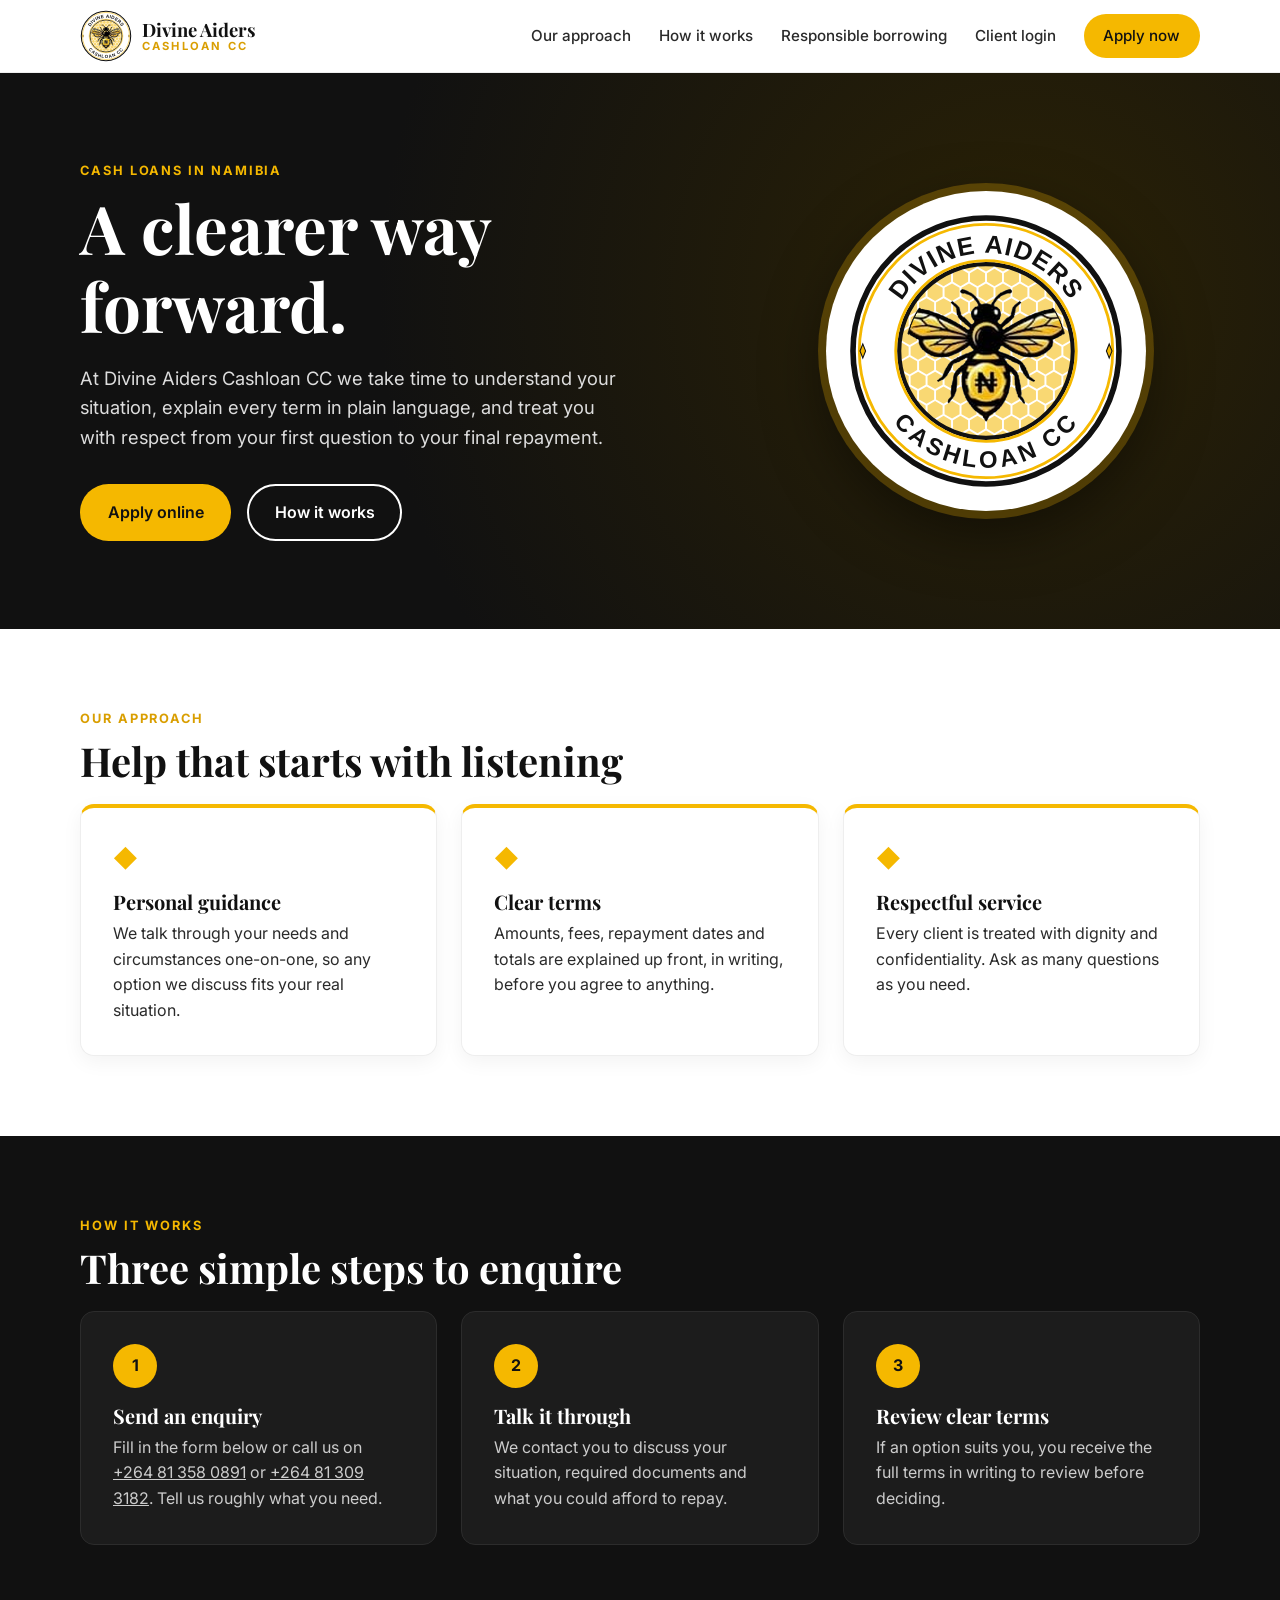
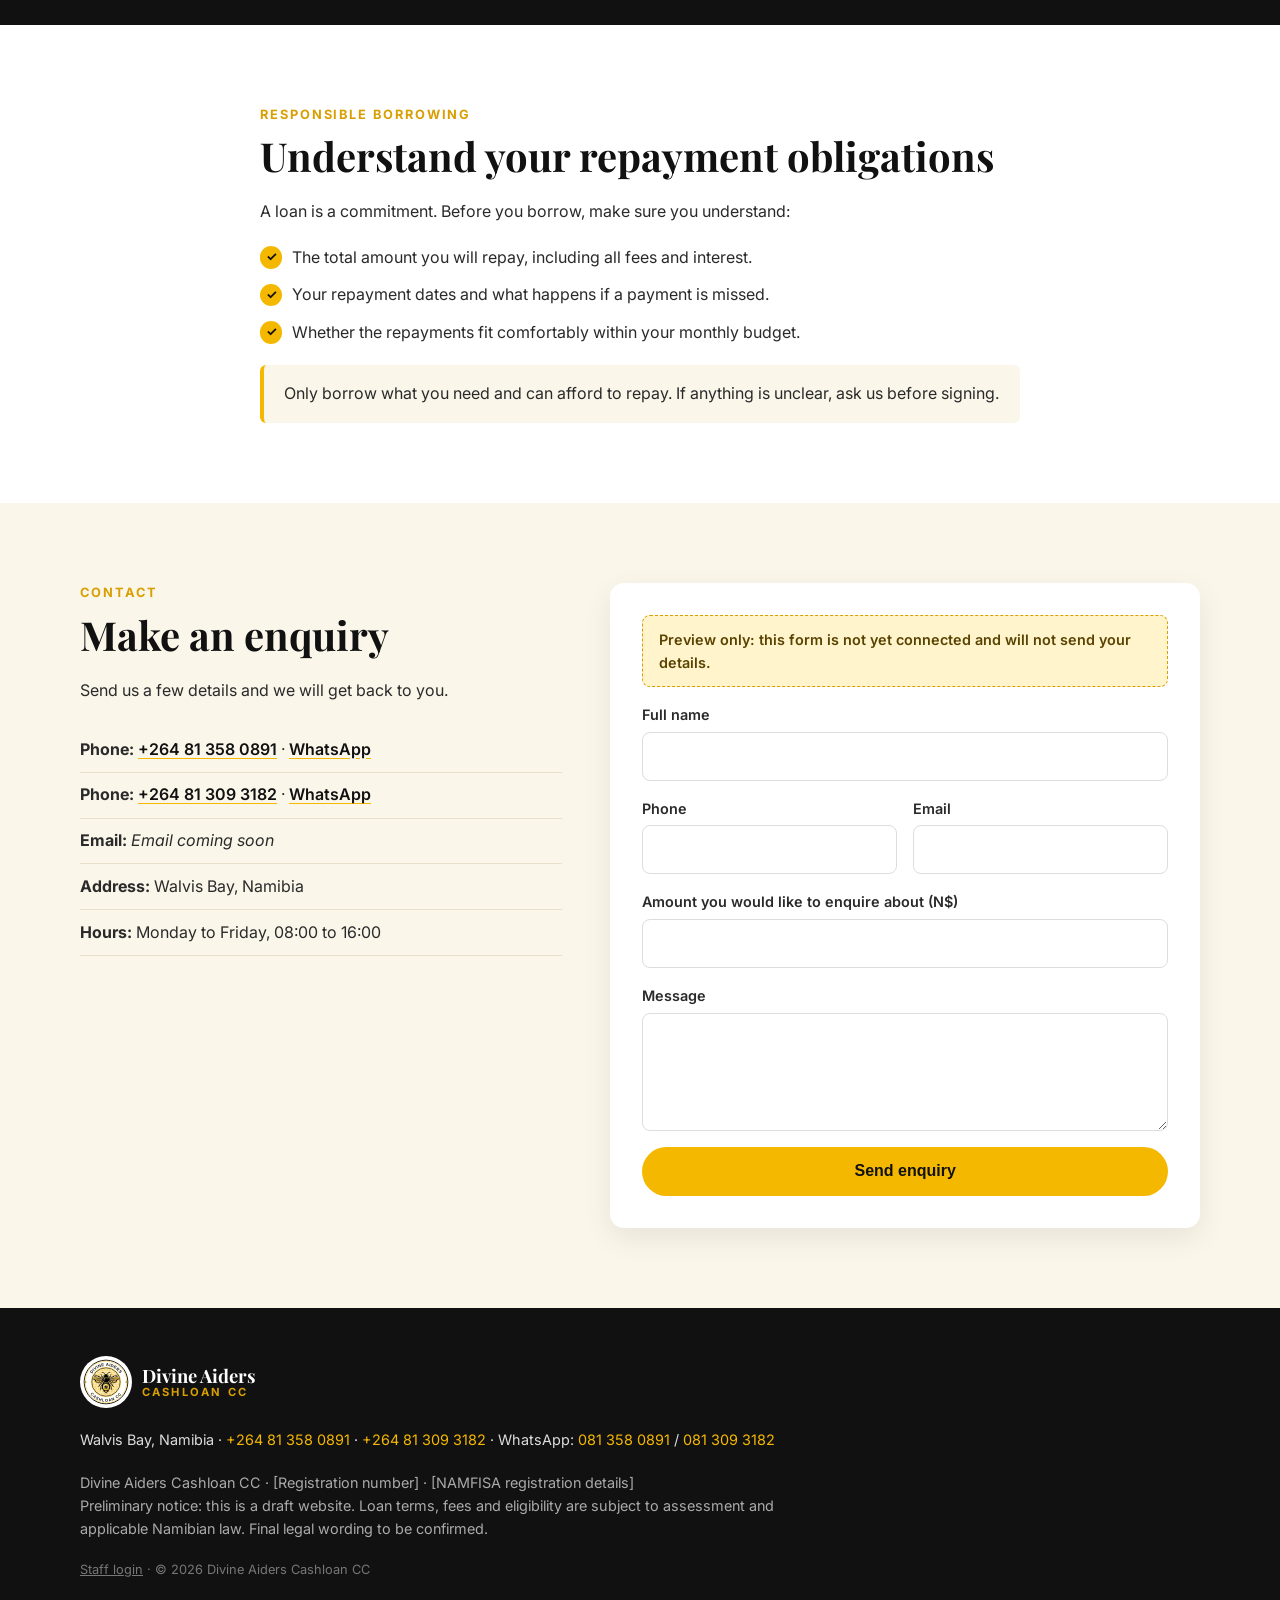
<file: index.html>
<!DOCTYPE html>
<!-- ============================================================
     Divine Aiders Cashloan CC — website DRAFT (front-end only)
     Files: index.html (content/structure), styles.css (look),
            script.js (small interactions), assets/ (images).
     Text in [square brackets] is a PLACEHOLDER to replace with
     real, verified details before publishing.
     ============================================================ -->
<html lang="en">
<head>
  <!-- Basic page settings: character set + mobile-friendly scaling -->
  <meta charset="UTF-8">
  <meta name="viewport" content="width=device-width, initial-scale=1.0">
  <title>Divine Aiders Cashloan CC | A clearer way forward</title>
  <meta name="description" content="Divine Aiders Cashloan CC, Namibia. Personal guidance, clear terms and respectful service.">
  <link rel="icon" href="assets/logo-transparent.png">
  <!-- Google Fonts: Playfair Display for headings, Inter for body text -->
  <link rel="preconnect" href="https://fonts.googleapis.com">
  <link rel="preconnect" href="https://fonts.gstatic.com" crossorigin>
  <link href="https://fonts.googleapis.com/css2?family=Inter:wght@400;500;600;700&family=Playfair+Display:wght@600;700&display=swap" rel="stylesheet">
  <!-- Our own stylesheet -->
  <link rel="stylesheet" href="styles.css">
</head>
<body>

  <!-- ===== HEADER: logo + navigation menu (sticks to top) ===== -->
  <header class="site-header">
    <div class="container header-inner">
      <a href="#home" class="brand">
        <img src="assets/logo.svg" alt="Divine Aiders Cashloan CC logo" width="56" height="56">
        <span class="brand-text">Divine Aiders<small>Cashloan CC</small></span>
      </a>
      <!-- Hamburger button: only visible on small screens (see CSS + script.js) -->
      <button class="nav-toggle" aria-label="Open menu" aria-expanded="false">
        <span></span><span></span><span></span>
      </button>
      <!-- Each link jumps to a section with the matching id below -->
      <nav class="site-nav">
        <a href="#approach">Our approach</a>
        <a href="#how">How it works</a>
        <a href="#responsible">Responsible borrowing</a>
        <a href="client.html">Client login</a>
        <a href="apply.html" class="btn btn-gold btn-sm">Apply now</a>
      </nav>
    </div>
  </header>

  <main>
    <!-- ===== HERO: the first thing visitors see ===== -->
    <section id="home" class="hero">
      <div class="container hero-inner">
        <div class="hero-copy">
          <p class="eyebrow">Cash loans in Namibia</p>
          <h1>A clearer way forward.</h1>
          <p class="lead">At Divine Aiders Cashloan CC we take time to understand your situation, explain every term in plain language, and treat you with respect from your first question to your final repayment.</p>
          <div class="hero-actions">
            <a href="apply.html" class="btn btn-gold">Apply online</a>
            <a href="#how" class="btn btn-outline">How it works</a>
          </div>
        </div>
        <div class="hero-art">
          <img src="assets/logo.svg" alt="" width="320" height="320">
        </div>
      </div>
    </section>

    <!-- ===== OUR APPROACH: three "cards" in a grid ===== -->
    <section id="approach" class="section">
      <div class="container">
        <p class="eyebrow">Our approach</p>
        <h2>Help that starts with listening</h2>
        <div class="cards">
          <article class="card">
            <div class="icon">&#9670;</div>
            <h3>Personal guidance</h3>
            <p>We talk through your needs and circumstances one-on-one, so any option we discuss fits your real situation.</p>
          </article>
          <article class="card">
            <div class="icon">&#9670;</div>
            <h3>Clear terms</h3>
            <p>Amounts, fees, repayment dates and totals are explained up front, in writing, before you agree to anything.</p>
          </article>
          <article class="card">
            <div class="icon">&#9670;</div>
            <h3>Respectful service</h3>
            <p>Every client is treated with dignity and confidentiality. Ask as many questions as you need.</p>
          </article>
        </div>
      </div>
    </section>

    <!-- ===== HOW IT WORKS: numbered 3-step list on a dark background ===== -->
    <section id="how" class="section section-dark">
      <div class="container">
        <p class="eyebrow">How it works</p>
        <h2>Three simple steps to enquire</h2>
        <ol class="steps">
          <li><span class="num">1</span><h3>Send an enquiry</h3><p>Fill in the form below or call us on <a href="tel:+264813580891">+264 81 358 0891</a> or <a href="tel:+264813093182">+264 81 309 3182</a>. Tell us roughly what you need.</p></li>
          <li><span class="num">2</span><h3>Talk it through</h3><p>We contact you to discuss your situation, required documents and what you could afford to repay.</p></li>
          <li><span class="num">3</span><h3>Review clear terms</h3><p>If an option suits you, you receive the full terms in writing to review before deciding.</p></li>
        </ol>
      </div>
    </section>

    <!-- ===== RESPONSIBLE BORROWING ===== -->
    <section id="responsible" class="section">
      <div class="container narrow">
        <p class="eyebrow">Responsible borrowing</p>
        <h2>Understand your repayment obligations</h2>
        <p>A loan is a commitment. Before you borrow, make sure you understand:</p>
        <ul class="checklist">
          <li>The total amount you will repay, including all fees and interest.</li>
          <li>Your repayment dates and what happens if a payment is missed.</li>
          <li>Whether the repayments fit comfortably within your monthly budget.</li>
        </ul>
        <p class="note">Only borrow what you need and can afford to repay. If anything is unclear, ask us before signing.</p>
      </div>
    </section>

    <!-- ===== CONTACT: details + enquiry form ===== -->
    <section id="contact" class="section section-soft">
      <div class="container contact-grid">
        <div>
          <p class="eyebrow">Contact</p>
          <h2>Make an enquiry</h2>
          <p>Send us a few details and we will get back to you.</p>
          <ul class="contact-list">
            <!-- "tel:" links open the phone dialler; wa.me links open a WhatsApp chat -->
            <li><strong>Phone:</strong> <a href="tel:+264813580891">+264 81 358 0891</a> · <a href="https://wa.me/264813580891" target="_blank" rel="noopener">WhatsApp</a></li>
            <li><strong>Phone:</strong> <a href="tel:+264813093182">+264 81 309 3182</a> · <a href="https://wa.me/264813093182" target="_blank" rel="noopener">WhatsApp</a></li>
            <li><strong>Email:</strong> <em>Email coming soon</em></li>
            <li><strong>Address:</strong> Walvis Bay, Namibia</li>
            <li><strong>Hours:</strong> Monday to Friday, 08:00 to 16:00</li>
          </ul>
        </div>
        <!-- The form is NOT connected to anything yet. script.js stops
             it from submitting and shows a "preview" notice instead. -->
        <form id="enquiry-form" class="form" novalidate>
          <div class="preview-banner" role="note">Preview only: this form is not yet connected and will not send your details.</div>
          <label>Full name<input type="text" name="name" required autocomplete="name"></label>
          <div class="row">
            <label>Phone<input type="tel" name="phone" required autocomplete="tel"></label>
            <label>Email<input type="email" name="email" autocomplete="email"></label>
          </div>
          <label>Amount you would like to enquire about (N$)<input type="number" name="amount" min="0" step="100"></label>
          <label>Message<textarea name="message" rows="4"></textarea></label>
          <button type="submit" class="btn btn-gold">Send enquiry</button>
          <!-- Message shown by script.js when the button is clicked -->
          <p id="form-notice" class="form-notice" hidden></p>
        </form>
      </div>
    </section>
  </main>

  <!-- ===== FOOTER ===== -->
  <footer class="site-footer">
    <div class="container footer-inner">
      <div class="brand">
        <img src="assets/logo.svg" alt="" width="48" height="48">
        <span class="brand-text">Divine Aiders<small>Cashloan CC</small></span>
      </div>
      <p class="contact-foot">Walvis Bay, Namibia · <a href="tel:+264813580891">+264 81 358 0891</a> · <a href="tel:+264813093182">+264 81 309 3182</a> · WhatsApp: <a href="https://wa.me/264813580891" target="_blank" rel="noopener">081 358 0891</a> / <a href="https://wa.me/264813093182" target="_blank" rel="noopener">081 309 3182</a></p>
      <p class="legal">Divine Aiders Cashloan CC · [Registration number] · [NAMFISA registration details]<br>
      Preliminary notice: this is a draft website. Loan terms, fees and eligibility are subject to assessment and applicable Namibian law. Final legal wording to be confirmed.</p>
      <p class="copy"><a href="staff.html" style="color:#777">Staff login</a> · &copy; <span id="year"></span> Divine Aiders Cashloan CC</p>
    </div>
  </footer>

  <!-- JavaScript goes last so the page content loads first -->
  <script src="script.js"></script>
</body>
</html>
</file>
<file: styles.css>
/* ==========================================================
   styles.css — controls how the site LOOKS.
   Colours are stored once as "variables" so they are easy to change.
   ========================================================== */
:root {
  --gold: #F5B800;
  --gold-dark: #D99E00;
  --black: #111111;
  --ink: #2a2a2a;
  --muted: #6b6b6b;
  --soft: #faf6ea;
  --white: #ffffff;
  --radius: 14px;
}

/* Reset: consistent sizing and no default margins */
* { box-sizing: border-box; margin: 0; padding: 0; }
html { scroll-behavior: smooth; scroll-padding-top: 80px; }
body { font-family: "Inter", system-ui, sans-serif; color: var(--ink); line-height: 1.6; background: var(--white); }
img { max-width: 100%; display: block; }
h1, h2, h3 { font-family: "Playfair Display", Georgia, serif; color: var(--black); line-height: 1.15; }
h2 { font-size: clamp(1.8rem, 3.5vw, 2.5rem); margin-bottom: 1.25rem; }
h3 { font-size: 1.25rem; margin-bottom: .5rem; }
a { color: inherit; }

/* .container keeps content centred with a max width */
.container { width: min(1120px, 92%); margin: 0 auto; }
.narrow { max-width: 760px; }

.eyebrow { text-transform: uppercase; letter-spacing: .15em; font-size: .8rem; font-weight: 700; color: var(--gold-dark); margin-bottom: .5rem; }

/* Buttons */
.btn { display: inline-block; padding: .85rem 1.6rem; border-radius: 999px; font-weight: 600; text-decoration: none; border: 2px solid transparent; cursor: pointer; font-size: 1rem; transition: .2s; }
.btn-gold { background: var(--gold); color: var(--black); }
.btn-gold:hover { background: var(--gold-dark); }
.btn-outline { border-color: var(--white); color: var(--white); }
.btn-outline:hover { background: var(--white); color: var(--black); }
.btn-sm { padding: .5rem 1.1rem; }

/* ---------- Header ---------- */
.site-header { position: sticky; top: 0; z-index: 10; background: rgba(255,255,255,.96); border-bottom: 1px solid #eee; backdrop-filter: blur(6px); }
.header-inner { display: flex; align-items: center; justify-content: space-between; height: 72px; }
.brand { display: flex; align-items: center; gap: .6rem; text-decoration: none; }
.brand img { width: 52px; height: 52px; }
.brand-text { font-family: "Playfair Display", serif; font-weight: 700; font-size: 1.15rem; color: var(--black); line-height: 1.1; }
.brand-text small { display: block; font-family: "Inter", sans-serif; font-size: .7rem; letter-spacing: .2em; text-transform: uppercase; color: var(--gold-dark); }
.site-nav { display: flex; align-items: center; gap: 1.75rem; }
.site-nav a { text-decoration: none; font-weight: 500; font-size: .95rem; }
.site-nav a:not(.btn):hover { color: var(--gold-dark); }
.nav-toggle { display: none; background: none; border: 0; cursor: pointer; padding: .5rem; }
.nav-toggle span { display: block; width: 24px; height: 2px; background: var(--black); margin: 5px 0; }

/* ---------- Hero ---------- */
.hero { background: radial-gradient(circle at 80% 40%, #2b2205 0%, var(--black) 60%); color: #ddd; padding: 5.5rem 0; }
.hero-inner { display: grid; grid-template-columns: 1.2fr .8fr; gap: 3rem; align-items: center; }
.hero h1 { color: var(--white); font-size: clamp(2.5rem, 6vw, 4.2rem); margin-bottom: 1.25rem; }
.hero .eyebrow { color: var(--gold); }
.lead { font-size: 1.15rem; max-width: 34rem; margin-bottom: 2rem; }
.hero-actions { display: flex; gap: 1rem; flex-wrap: wrap; }
.hero-art img { background: var(--white); border-radius: 50%; padding: 1.25rem; margin: 0 auto; box-shadow: 0 0 0 8px rgba(245,184,0,.25), 0 20px 60px rgba(0,0,0,.5); }

/* ---------- Generic sections ---------- */
.section { padding: 5rem 0; }
.section-dark { background: var(--black); color: #ccc; }
.section-dark h2, .section-dark h3 { color: var(--white); }
.section-dark .eyebrow { color: var(--gold); }
.section-soft { background: var(--soft); }

/* Approach cards: CSS grid with 3 columns */
.cards { display: grid; grid-template-columns: repeat(3, 1fr); gap: 1.5rem; }
.card { background: var(--white); border: 1px solid #eee; border-top: 4px solid var(--gold); border-radius: var(--radius); padding: 2rem; box-shadow: 0 6px 20px rgba(0,0,0,.05); }
.icon { color: var(--gold); font-size: 1.5rem; margin-bottom: .75rem; }

/* Steps */
.steps { list-style: none; display: grid; grid-template-columns: repeat(3, 1fr); gap: 1.5rem; }
.steps li { background: #1c1c1c; border-radius: var(--radius); padding: 2rem; border: 1px solid #2c2c2c; }
.num { display: inline-grid; place-items: center; width: 44px; height: 44px; border-radius: 50%; background: var(--gold); color: var(--black); font-weight: 700; margin-bottom: 1rem; }

/* Responsible borrowing */
.checklist { list-style: none; margin: 1.25rem 0; }
.checklist li { padding-left: 2rem; position: relative; margin-bottom: .75rem; }
.checklist li::before { content: "✓"; position: absolute; left: 0; color: var(--black); background: var(--gold); width: 1.4rem; height: 1.4rem; border-radius: 50%; display: grid; place-items: center; font-size: .8rem; font-weight: 700; top: .1rem; }
.note { background: var(--soft); border-left: 4px solid var(--gold); padding: 1rem 1.25rem; border-radius: 6px; }

/* Contact */
.contact-grid { display: grid; grid-template-columns: .9fr 1.1fr; gap: 3rem; align-items: start; }
.contact-list { list-style: none; margin-top: 1.5rem; }
.contact-list li { padding: .6rem 0; border-bottom: 1px solid #e8e0c8; }
.form { background: var(--white); padding: 2rem; border-radius: var(--radius); box-shadow: 0 10px 30px rgba(0,0,0,.08); display: grid; gap: 1rem; }
.form label { display: grid; gap: .35rem; font-weight: 600; font-size: .9rem; }
.form input, .form textarea { font: inherit; font-weight: 400; padding: .75rem .9rem; border: 1px solid #ddd; border-radius: 8px; width: 100%; }
.form input:focus, .form textarea:focus { outline: 2px solid var(--gold); border-color: var(--gold); }
.row { display: grid; grid-template-columns: 1fr 1fr; gap: 1rem; }
.preview-banner { background: #fff4cc; border: 1px dashed var(--gold-dark); color: #5a4300; padding: .75rem 1rem; border-radius: 8px; font-size: .9rem; font-weight: 600; }
.form-notice { background: var(--black); color: var(--white); padding: .9rem 1rem; border-radius: 8px; font-size: .95rem; }

/* Footer */
.site-footer { background: var(--black); color: #aaa; padding: 3rem 0 2rem; font-size: .9rem; }
.site-footer .brand-text { color: var(--white); }
.site-footer .brand img { background: var(--white); border-radius: 50%; padding: 3px; }
.footer-inner { display: grid; gap: 1.25rem; }
.legal { max-width: 760px; }
.copy { color: #777; font-size: .8rem; }

/* ==========================================================
   RESPONSIVE: rules below apply only on screens ≤ 860px wide
   ========================================================== */
@media (max-width: 860px) {
  .nav-toggle { display: block; }
  /* Menu is hidden until the hamburger adds the "open" class */
  .site-nav { display: none; position: absolute; top: 72px; left: 0; right: 0; background: var(--white); flex-direction: column; padding: 1.25rem; gap: 1rem; border-bottom: 1px solid #eee; }
  .site-nav.open { display: flex; }
  .hero { padding: 3.5rem 0; }
  .hero-inner, .contact-grid { grid-template-columns: 1fr; }
  .hero-art { order: -1; }
  .hero-art img { width: 180px; height: 180px; }
  .cards, .steps { grid-template-columns: 1fr; }
  .section { padding: 3.5rem 0; }
}
@media (max-width: 480px) { .row { grid-template-columns: 1fr; } .form { padding: 1.25rem; } }

/* Contact links */
.contact-list a { color: var(--black); font-weight: 600; text-decoration-color: var(--gold); text-underline-offset: 3px; }
.contact-foot a { color: var(--gold); text-decoration: none; }
.contact-foot { color: #ddd; }

/* ==========================================================
   Loan system pages (apply / client / staff)
   ========================================================== */
.page { padding: 3rem 0 4rem; background: var(--soft); min-height: 70vh; }
.panel { background: var(--white); border-radius: var(--radius); box-shadow: 0 10px 30px rgba(0,0,0,.08); padding: 1.75rem; margin-bottom: 1.5rem; }
.form select { font: inherit; padding: .75rem .9rem; border: 1px solid #ddd; border-radius: 8px; width: 100%; background: #fff; }
.form input[type=file] { padding: .5rem; background: #fafafa; }
.form .check { display: flex; gap: .6rem; align-items: flex-start; font-weight: 400; }
.form .check input { width: auto; margin-top: .3rem; }
.calc { display: grid; grid-template-columns: repeat(3, 1fr); gap: .75rem; }
.calc div { background: var(--black); color: #fff; border-radius: 10px; padding: .9rem; text-align: center; }
.calc small { display: block; color: var(--gold); text-transform: uppercase; letter-spacing: .1em; font-size: .7rem; }
.calc strong { font-size: 1.2rem; }
.hint { color: var(--muted); font-size: .85rem; font-weight: 400; }
.msg { padding: .9rem 1rem; border-radius: 8px; font-size: .95rem; }
.msg.ok { background: #e7f6e7; color: #1d5e1d; }
.msg.err { background: #fde8e8; color: #8a1c1c; }
.msg.info { background: #fff4cc; color: #5a4300; }
.stats { display: grid; grid-template-columns: repeat(auto-fit, minmax(180px, 1fr)); gap: 1rem; margin-bottom: 1.5rem; }
.stat { background: var(--black); color: #ddd; border-radius: var(--radius); padding: 1.25rem; border-top: 4px solid var(--gold); }
.stat small { display: block; text-transform: uppercase; letter-spacing: .12em; font-size: .72rem; color: var(--gold); }
.stat strong { font-size: 1.5rem; color: #fff; }
.tabs { display: flex; gap: .5rem; flex-wrap: wrap; margin-bottom: 1rem; }
.tabs button { background: #fff; border: 1px solid #ddd; border-radius: 999px; padding: .5rem 1rem; cursor: pointer; font: inherit; font-weight: 600; }
.tabs button.active { background: var(--gold); border-color: var(--gold); }
.table-wrap { overflow-x: auto; }
table { width: 100%; border-collapse: collapse; font-size: .92rem; }
th, td { text-align: left; padding: .6rem .5rem; border-bottom: 1px solid #eee; vertical-align: top; }
th { font-size: .75rem; text-transform: uppercase; letter-spacing: .08em; color: var(--muted); }
.badge { display: inline-block; padding: .15rem .6rem; border-radius: 999px; font-size: .75rem; font-weight: 700; background: #eee; }
.badge.pending { background: #fff4cc; } .badge.approved, .badge.active { background: #e7f6e7; }
.badge.declined, .badge.blocked, .badge.rejected { background: #fde8e8; } .badge.paid, .badge.closed { background: #e6eefc; }
.btn-xs { padding: .3rem .75rem; font-size: .8rem; }
.btn-dark { background: var(--black); color: #fff; }
.btn-light { background: #fff; border-color: #ccc; color: var(--black); }
.btn[disabled] { opacity: .45; cursor: not-allowed; }
.progress { height: 18px; background: #eee; border-radius: 999px; overflow: hidden; }
.progress > span { display: block; height: 100%; background: linear-gradient(90deg, var(--gold-dark), var(--gold)); }
.code-box { font-family: monospace; font-size: 1.6rem; letter-spacing: .15em; background: var(--black); color: var(--gold); padding: .75rem 1rem; border-radius: 8px; text-align: center; }
.actions { display: flex; gap: .4rem; flex-wrap: wrap; }
dialog { border: 0; border-radius: var(--radius); padding: 1.5rem; max-width: 560px; width: 92%; }
dialog::backdrop { background: rgba(0,0,0,.6); }
.hidden { display: none !important; }
@media (max-width: 600px) {
  .calc { grid-template-columns: 1fr; }
  .panel { padding: 1.1rem; }
  table.stack thead { display: none; }
  table.stack tr { display: block; border-bottom: 2px solid #eee; padding: .5rem 0; }
  table.stack td { display: flex; justify-content: space-between; gap: 1rem; border: 0; padding: .25rem 0; }
  table.stack td::before { content: attr(data-label); font-weight: 700; color: var(--muted); font-size: .8rem; }
}
</file>
